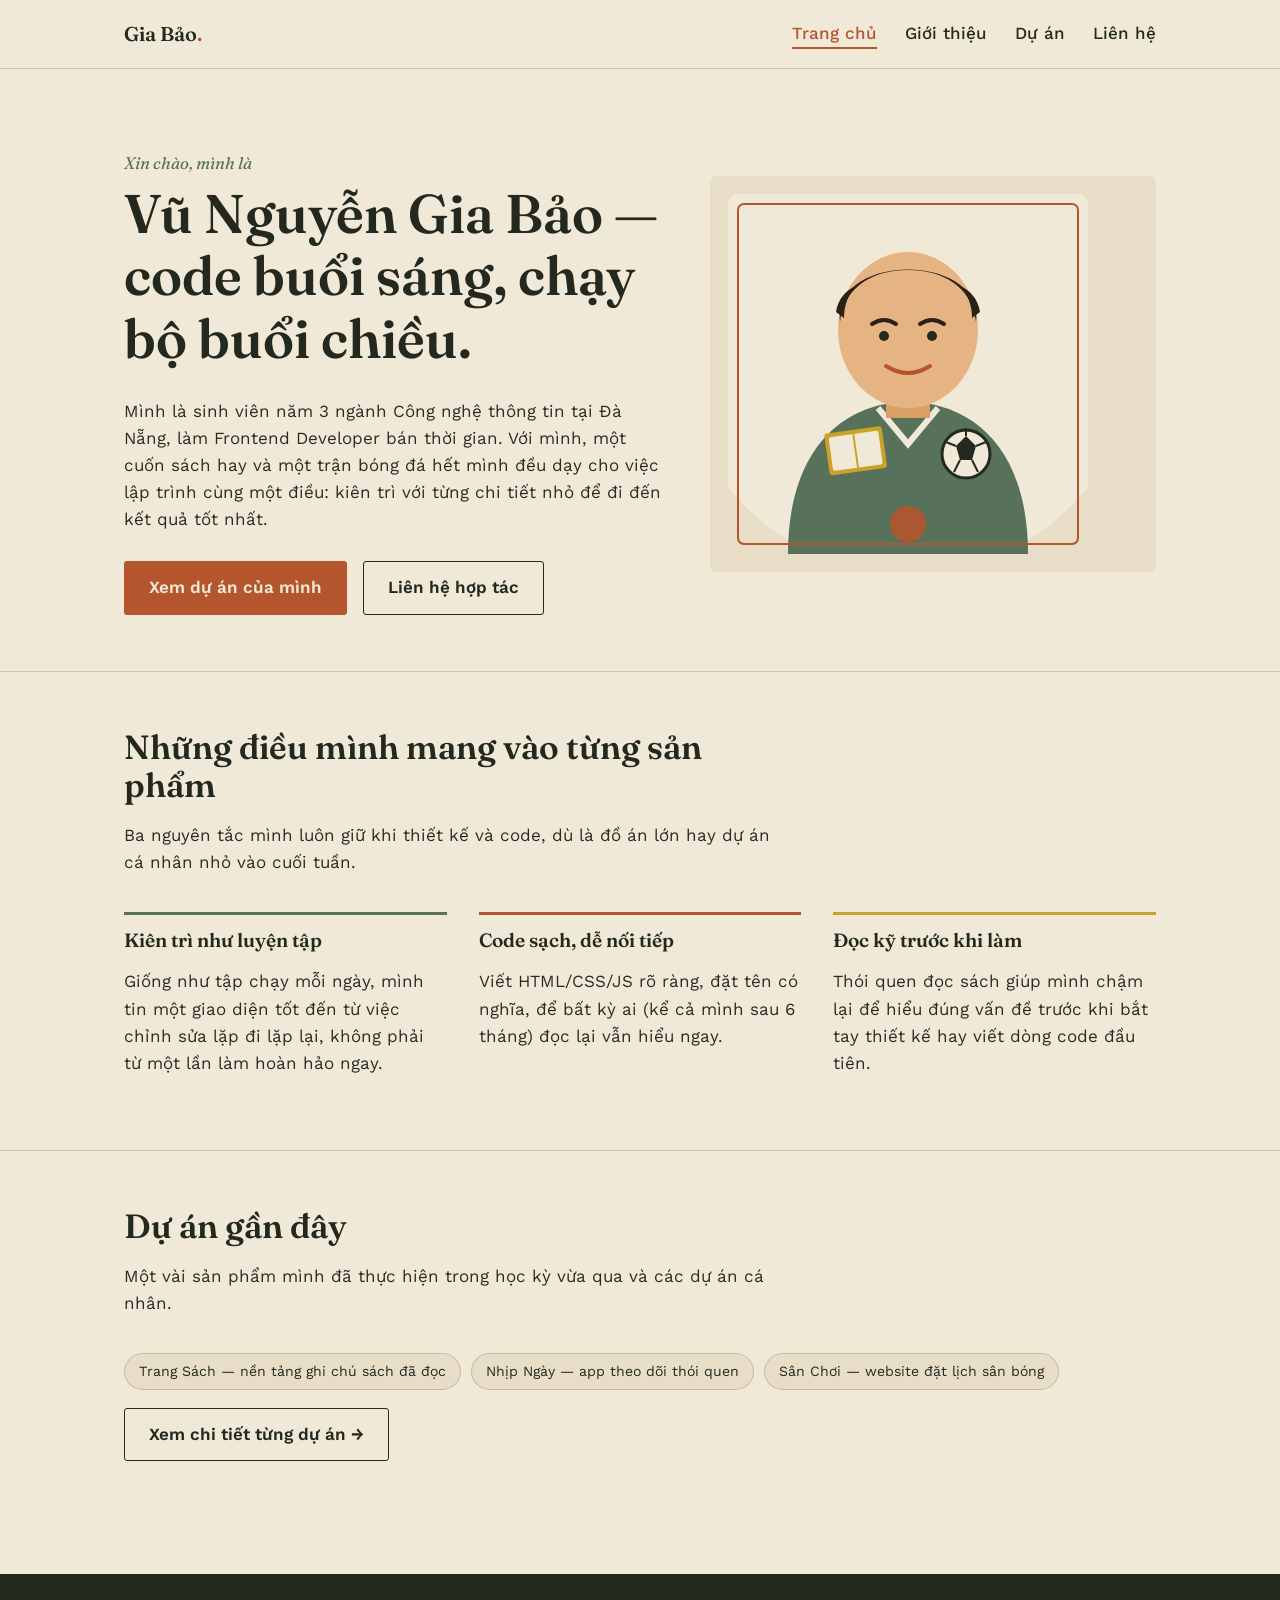
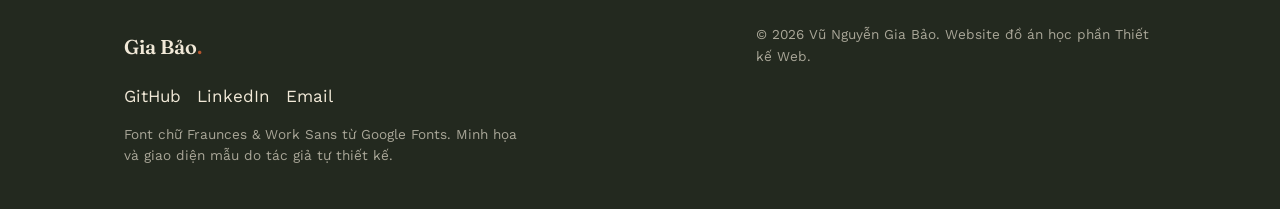
<file: index.html>
<!DOCTYPE html>
<html lang="vi">
<head>
  <meta charset="UTF-8">
  <meta name="viewport" content="width=device-width, initial-scale=1.0">
  <title>Vũ Nguyễn Gia Bảo — Frontend Developer</title>
  <meta name="description" content="Hồ sơ cá nhân của Vũ Nguyễn Gia Bảo, Frontend Developer yêu thích đọc sách và chơi thể thao.">
  <link rel="icon" type="image/svg+xml" href="images/favicon.svg">
  <link rel="preconnect" href="https://fonts.googleapis.com">
  <link href="https://fonts.googleapis.com/css2?family=Fraunces:wght@500;600&family=Work+Sans:wght@400;500;600&display=swap" rel="stylesheet">
  <link rel="stylesheet" href="css/style.css">
</head>
<body>

  <header class="site-header">
    <div class="wrap">
      <a href="index.html" class="brand">Gia Bảo<span>.</span></a>
      <nav class="main-nav" aria-label="Điều hướng chính">
        <ul>
          <li><a href="index.html" aria-current="page">Trang chủ</a></li>
          <li><a href="about.html">Giới thiệu</a></li>
          <li><a href="projects.html">Dự án</a></li>
          <li><a href="contact.html">Liên hệ</a></li>
        </ul>
      </nav>
    </div>
  </header>

  <main>
    <section class="hero">
      <div class="wrap">
        <div>
          <p class="hero-eyebrow">Xin chào, mình là</p>
          <h1>Vũ Nguyễn Gia Bảo — code buổi sáng, chạy bộ buổi chiều.</h1>
          <p>Mình là sinh viên năm 3 ngành Công nghệ thông tin tại Đà Nẵng, làm Frontend Developer bán thời gian. Với mình, một cuốn sách hay và một trận bóng đá hết mình đều dạy cho việc lập trình cùng một điều: kiên trì với từng chi tiết nhỏ để đi đến kết quả tốt nhất.</p>
          <div class="hero-actions">
            <a href="projects.html" class="btn btn-primary">Xem dự án của mình</a>
            <a href="contact.html" class="btn btn-outline">Liên hệ hợp tác</a>
          </div>
        </div>
        <div class="hero-figure">
          <img src="images/avatar.svg" alt="Minh họa chân dung cách điệu của Vũ Nguyễn Gia Bảo, tay cầm sách và bóng" width="360" height="360">
        </div>
      </div>
    </section>

    <hr class="section-divider">

    <section>
      <div class="wrap">
        <div class="section-head">
          <h2>Những điều mình mang vào từng sản phẩm</h2>
          <p>Ba nguyên tắc mình luôn giữ khi thiết kế và code, dù là đồ án lớn hay dự án cá nhân nhỏ vào cuối tuần.</p>
        </div>
        <div class="highlight-grid">
          <article>
            <h3>Kiên trì như luyện tập</h3>
            <p>Giống như tập chạy mỗi ngày, mình tin một giao diện tốt đến từ việc chỉnh sửa lặp đi lặp lại, không phải từ một lần làm hoàn hảo ngay.</p>
          </article>
          <article>
            <h3>Code sạch, dễ nối tiếp</h3>
            <p>Viết HTML/CSS/JS rõ ràng, đặt tên có nghĩa, để bất kỳ ai (kể cả mình sau 6 tháng) đọc lại vẫn hiểu ngay.</p>
          </article>
          <article>
            <h3>Đọc kỹ trước khi làm</h3>
            <p>Thói quen đọc sách giúp mình chậm lại để hiểu đúng vấn đề trước khi bắt tay thiết kế hay viết dòng code đầu tiên.</p>
          </article>
        </div>
      </div>
    </section>

    <hr class="section-divider">

    <section>
      <div class="wrap">
        <div class="section-head">
          <h2>Dự án gần đây</h2>
          <p>Một vài sản phẩm mình đã thực hiện trong học kỳ vừa qua và các dự án cá nhân.</p>
        </div>
        <ul class="tag-row">
          <li>Trang Sách — nền tảng ghi chú sách đã đọc</li>
          <li>Nhịp Ngày — app theo dõi thói quen</li>
          <li>Sân Chơi — website đặt lịch sân bóng</li>
        </ul>
        <p><a href="projects.html" class="btn btn-outline">Xem chi tiết từng dự án →</a></p>
      </div>
    </section>
  </main>

  <footer class="site-footer">
    <div class="wrap">
      <div>
        <p class="brand" style="color:var(--paper)">Gia Bảo<span>.</span></p>
        <ul class="footer-social">
          <li><a href="https://github.com/" target="_blank" rel="noopener">GitHub</a></li>
          <li><a href="https://www.linkedin.com/" target="_blank" rel="noopener">LinkedIn</a></li>
          <li><a href="mailto:giabao.dev@example.com">Email</a></li>
        </ul>
        <p class="footer-note">Font chữ Fraunces &amp; Work Sans từ Google Fonts. Minh họa và giao diện mẫu do tác giả tự thiết kế.</p>
      </div>
      <p class="footer-note">© 2026 Vũ Nguyễn Gia Bảo. Website đồ án học phần Thiết kế Web.</p>
    </div>
  </footer>

</body>
</html>
</file>
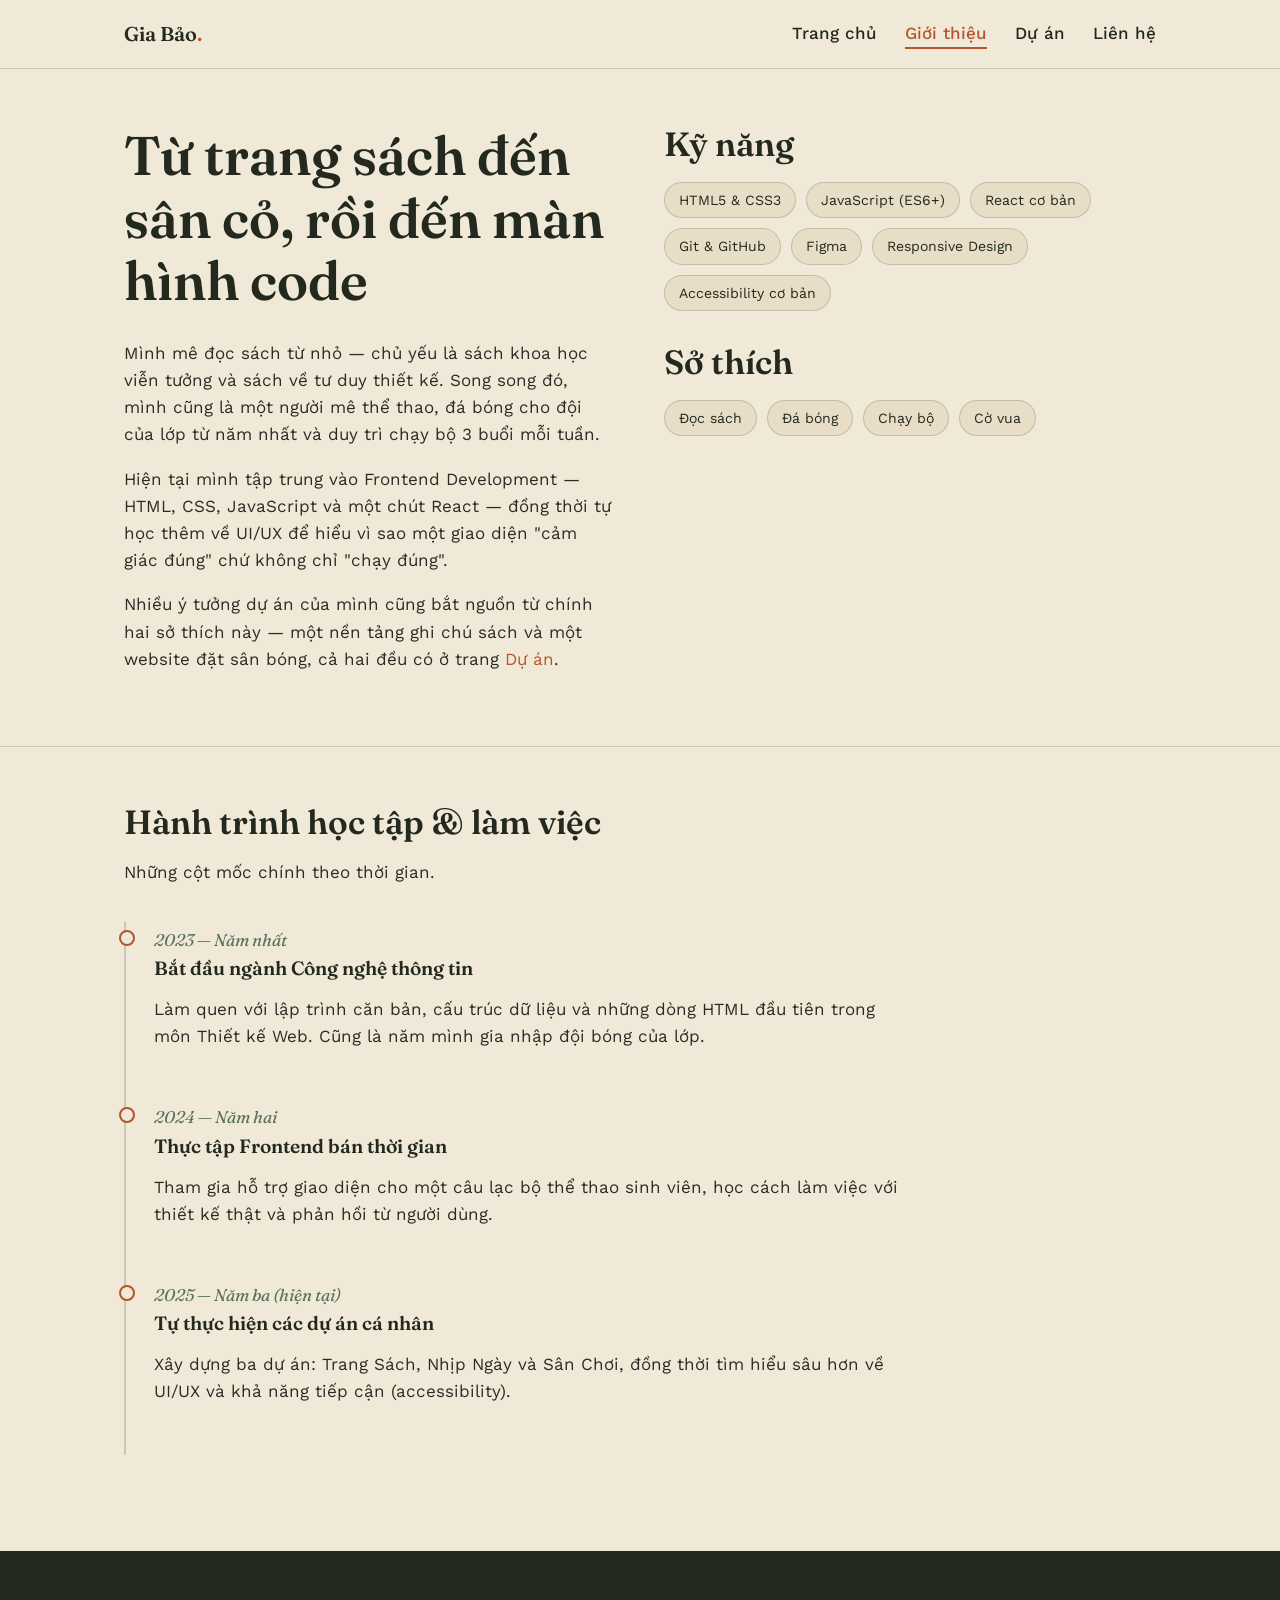
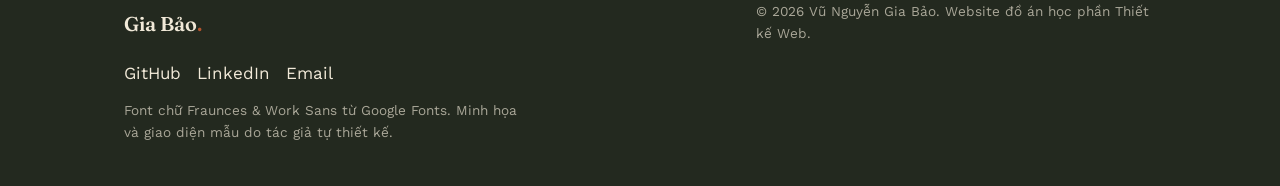
<file: about.html>
<!DOCTYPE html>
<html lang="vi">
<head>
  <meta charset="UTF-8">
  <meta name="viewport" content="width=device-width, initial-scale=1.0">
  <title>Giới thiệu — Vũ Nguyễn Gia Bảo</title>
  <meta name="description" content="Câu chuyện, học vấn, kỹ năng và sở thích của Vũ Nguyễn Gia Bảo.">
  <link rel="icon" type="image/svg+xml" href="images/favicon.svg">
  <link rel="preconnect" href="https://fonts.googleapis.com">
  <link href="https://fonts.googleapis.com/css2?family=Fraunces:wght@500;600&family=Work+Sans:wght@400;500;600&display=swap" rel="stylesheet">
  <link rel="stylesheet" href="css/style.css">
</head>
<body>

  <header class="site-header">
    <div class="wrap">
      <a href="index.html" class="brand">Gia Bảo<span>.</span></a>
      <nav class="main-nav" aria-label="Điều hướng chính">
        <ul>
          <li><a href="index.html">Trang chủ</a></li>
          <li><a href="about.html" aria-current="page">Giới thiệu</a></li>
          <li><a href="projects.html">Dự án</a></li>
          <li><a href="contact.html">Liên hệ</a></li>
        </ul>
      </nav>
    </div>
  </header>

  <main>
    <section>
      <div class="wrap two-col">
        <div>
          <h1>Từ trang sách đến sân cỏ, rồi đến màn hình code</h1>
          <p>Mình mê đọc sách từ nhỏ — chủ yếu là sách khoa học viễn tưởng và sách về tư duy thiết kế. Song song đó, mình cũng là một người mê thể thao, đá bóng cho đội của lớp từ năm nhất và duy trì chạy bộ 3 buổi mỗi tuần.</p>
          <p>Hiện tại mình tập trung vào Frontend Development — HTML, CSS, JavaScript và một chút React — đồng thời tự học thêm về UI/UX để hiểu vì sao một giao diện "cảm giác đúng" chứ không chỉ "chạy đúng".</p>
          <p>Nhiều ý tưởng dự án của mình cũng bắt nguồn từ chính hai sở thích này — một nền tảng ghi chú sách và một website đặt sân bóng, cả hai đều có ở trang <a href="projects.html">Dự án</a>.</p>
        </div>
        <div>
          <h2>Kỹ năng</h2>
          <ul class="tag-row">
            <li>HTML5 &amp; CSS3</li>
            <li>JavaScript (ES6+)</li>
            <li>React cơ bản</li>
            <li>Git &amp; GitHub</li>
            <li>Figma</li>
            <li>Responsive Design</li>
            <li>Accessibility cơ bản</li>
          </ul>
          <h2 style="margin-top:32px;">Sở thích</h2>
          <ul class="tag-row">
            <li>Đọc sách</li>
            <li>Đá bóng</li>
            <li>Chạy bộ</li>
            <li>Cờ vua</li>
          </ul>
        </div>
      </div>
    </section>

    <hr class="section-divider">

    <section>
      <div class="wrap">
        <div class="section-head">
          <h2>Hành trình học tập &amp; làm việc</h2>
          <p>Những cột mốc chính theo thời gian.</p>
        </div>
        <ul class="timeline">
          <li>
            <time>2023 — Năm nhất</time>
            <h3>Bắt đầu ngành Công nghệ thông tin</h3>
            <p>Làm quen với lập trình căn bản, cấu trúc dữ liệu và những dòng HTML đầu tiên trong môn Thiết kế Web. Cũng là năm mình gia nhập đội bóng của lớp.</p>
          </li>
          <li>
            <time>2024 — Năm hai</time>
            <h3>Thực tập Frontend bán thời gian</h3>
            <p>Tham gia hỗ trợ giao diện cho một câu lạc bộ thể thao sinh viên, học cách làm việc với thiết kế thật và phản hồi từ người dùng.</p>
          </li>
          <li>
            <time>2025 — Năm ba (hiện tại)</time>
            <h3>Tự thực hiện các dự án cá nhân</h3>
            <p>Xây dựng ba dự án: Trang Sách, Nhịp Ngày và Sân Chơi, đồng thời tìm hiểu sâu hơn về UI/UX và khả năng tiếp cận (accessibility).</p>
          </li>
        </ul>
      </div>
    </section>
  </main>

  <footer class="site-footer">
    <div class="wrap">
      <div>
        <p class="brand" style="color:var(--paper)">Gia Bảo<span>.</span></p>
        <ul class="footer-social">
          <li><a href="https://github.com/" target="_blank" rel="noopener">GitHub</a></li>
          <li><a href="https://www.linkedin.com/" target="_blank" rel="noopener">LinkedIn</a></li>
          <li><a href="mailto:giabao.dev@example.com">Email</a></li>
        </ul>
        <p class="footer-note">Font chữ Fraunces &amp; Work Sans từ Google Fonts. Minh họa và giao diện mẫu do tác giả tự thiết kế.</p>
      </div>
      <p class="footer-note">© 2026 Vũ Nguyễn Gia Bảo. Website đồ án học phần Thiết kế Web.</p>
    </div>
  </footer>

</body>
</html>
</file>
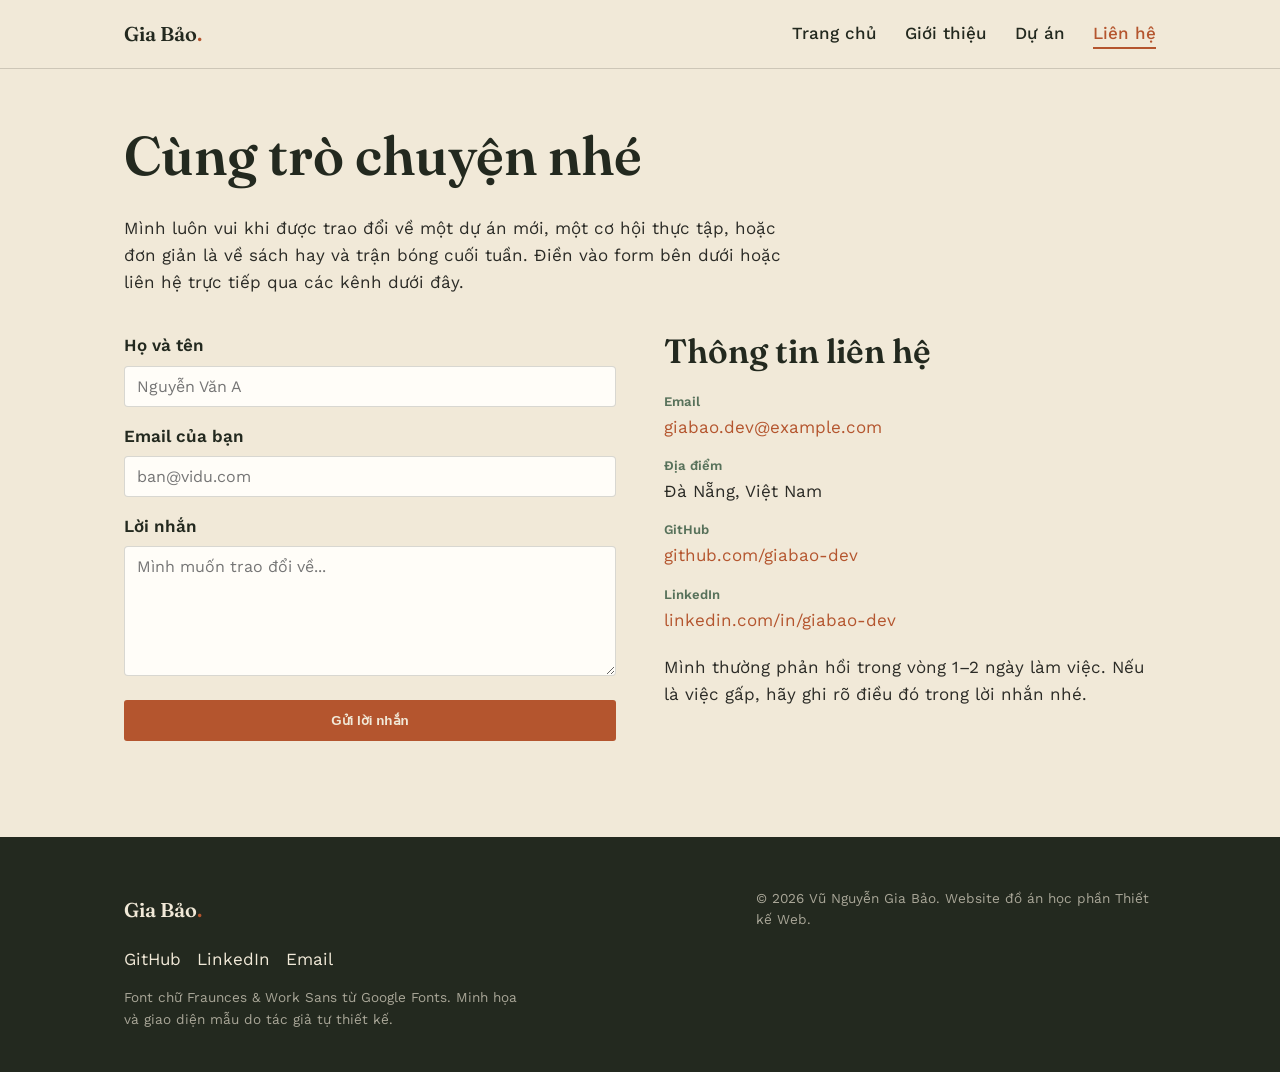
<file: contact.html>
<!DOCTYPE html>
<html lang="vi">
<head>
  <meta charset="UTF-8">
  <meta name="viewport" content="width=device-width, initial-scale=1.0">
  <title>Liên hệ — Vũ Nguyễn Gia Bảo</title>
  <meta name="description" content="Thông tin liên hệ và form gửi lời nhắn cho Vũ Nguyễn Gia Bảo.">
  <link rel="icon" type="image/svg+xml" href="images/favicon.svg">
  <link rel="preconnect" href="https://fonts.googleapis.com">
  <link href="https://fonts.googleapis.com/css2?family=Fraunces:wght@500;600&family=Work+Sans:wght@400;500;600&display=swap" rel="stylesheet">
  <link rel="stylesheet" href="css/style.css">
</head>
<body>

  <header class="site-header">
    <div class="wrap">
      <a href="index.html" class="brand">Gia Bảo<span>.</span></a>
      <nav class="main-nav" aria-label="Điều hướng chính">
        <ul>
          <li><a href="index.html">Trang chủ</a></li>
          <li><a href="about.html">Giới thiệu</a></li>
          <li><a href="projects.html">Dự án</a></li>
          <li><a href="contact.html" aria-current="page">Liên hệ</a></li>
        </ul>
      </nav>
    </div>
  </header>

  <main>
    <section>
      <div class="wrap">
        <div class="section-head">
          <h1>Cùng trò chuyện nhé</h1>
          <p>Mình luôn vui khi được trao đổi về một dự án mới, một cơ hội thực tập, hoặc đơn giản là về sách hay và trận bóng cuối tuần. Điền vào form bên dưới hoặc liên hệ trực tiếp qua các kênh dưới đây.</p>
        </div>

        <div class="contact-grid">
          <form class="contact-form" action="mailto:giabao.dev@example.com" method="post" enctype="text/plain">
            <div>
              <label for="name">Họ và tên</label>
              <input type="text" id="name" name="name" placeholder="Nguyễn Văn A" required>
            </div>
            <div>
              <label for="email">Email của bạn</label>
              <input type="email" id="email" name="email" placeholder="ban@vidu.com" required>
            </div>
            <div>
              <label for="message">Lời nhắn</label>
              <textarea id="message" name="message" placeholder="Mình muốn trao đổi về..." required></textarea>
            </div>
            <button type="submit" class="btn btn-primary">Gửi lời nhắn</button>
          </form>

          <div class="contact-info">
            <h2>Thông tin liên hệ</h2>
            <ul>
              <li>
                <span class="label">Email</span>
                <a href="mailto:giabao.dev@example.com">giabao.dev@example.com</a>
              </li>
              <li>
                <span class="label">Địa điểm</span>
                Đà Nẵng, Việt Nam
              </li>
              <li>
                <span class="label">GitHub</span>
                <a href="https://github.com/" target="_blank" rel="noopener">github.com/giabao-dev</a>
              </li>
              <li>
                <span class="label">LinkedIn</span>
                <a href="https://www.linkedin.com/" target="_blank" rel="noopener">linkedin.com/in/giabao-dev</a>
              </li>
            </ul>
            <p>Mình thường phản hồi trong vòng 1–2 ngày làm việc. Nếu là việc gấp, hãy ghi rõ điều đó trong lời nhắn nhé.</p>
          </div>
        </div>
      </div>
    </section>
  </main>

  <footer class="site-footer">
    <div class="wrap">
      <div>
        <p class="brand" style="color:var(--paper)">Gia Bảo<span>.</span></p>
        <ul class="footer-social">
          <li><a href="https://github.com/" target="_blank" rel="noopener">GitHub</a></li>
          <li><a href="https://www.linkedin.com/" target="_blank" rel="noopener">LinkedIn</a></li>
          <li><a href="mailto:giabao.dev@example.com">Email</a></li>
        </ul>
        <p class="footer-note">Font chữ Fraunces &amp; Work Sans từ Google Fonts. Minh họa và giao diện mẫu do tác giả tự thiết kế.</p>
      </div>
      <p class="footer-note">© 2026 Vũ Nguyễn Gia Bảo. Website đồ án học phần Thiết kế Web.</p>
    </div>
  </footer>

</body>
</html>
</file>
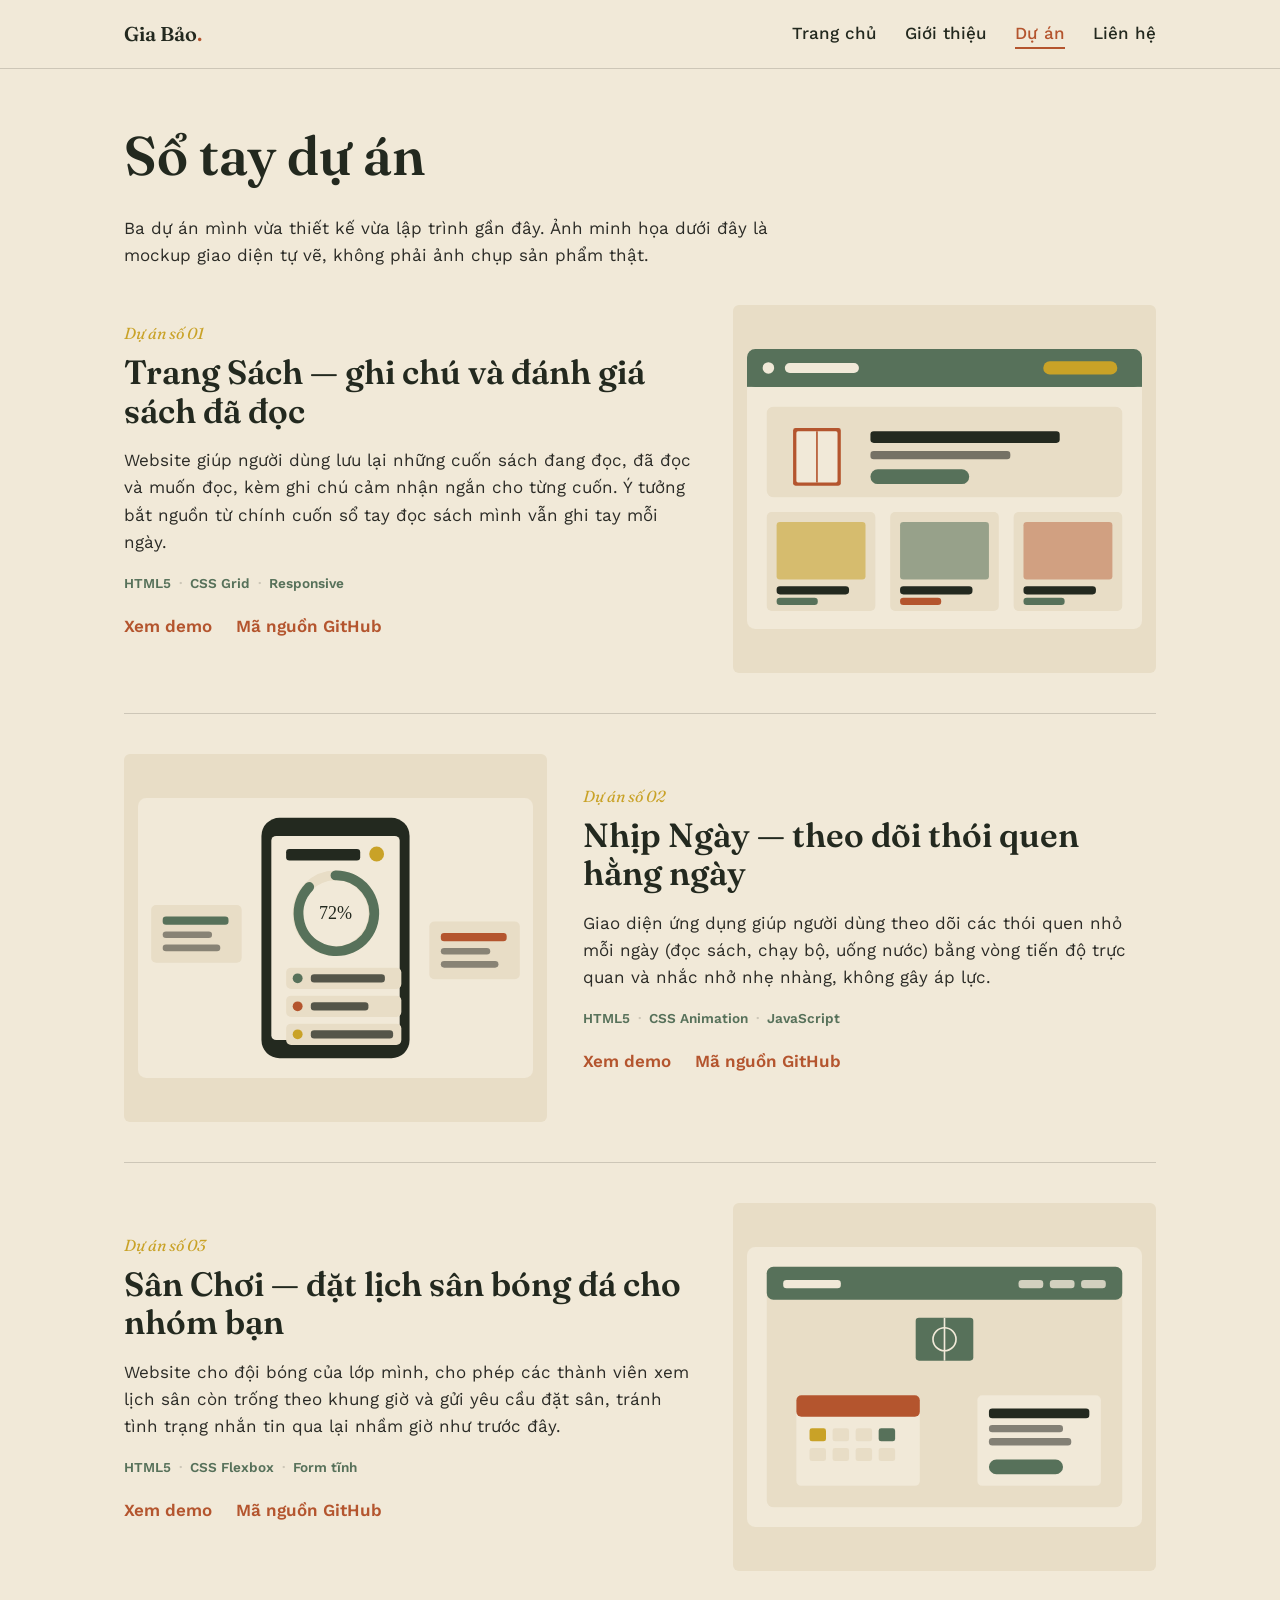
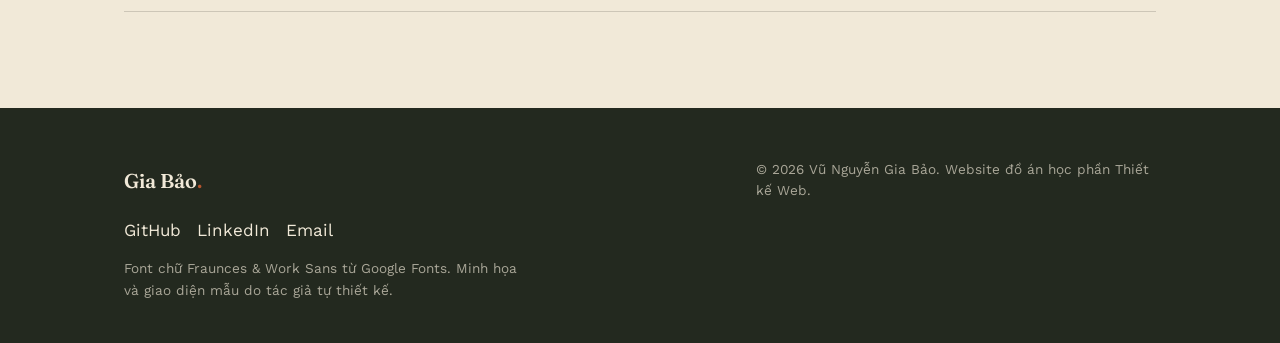
<file: projects.html>
<!DOCTYPE html>
<html lang="vi">
<head>
  <meta charset="UTF-8">
  <meta name="viewport" content="width=device-width, initial-scale=1.0">
  <title>Dự án — Vũ Nguyễn Gia Bảo</title>
  <meta name="description" content="Các dự án frontend tiêu biểu của Vũ Nguyễn Gia Bảo: Trang Sách, Nhịp Ngày, Sân Chơi.">
  <link rel="icon" type="image/svg+xml" href="images/favicon.svg">
  <link rel="preconnect" href="https://fonts.googleapis.com">
  <link href="https://fonts.googleapis.com/css2?family=Fraunces:wght@500;600&family=Work+Sans:wght@400;500;600&display=swap" rel="stylesheet">
  <link rel="stylesheet" href="css/style.css">
</head>
<body>

  <header class="site-header">
    <div class="wrap">
      <a href="index.html" class="brand">Gia Bảo<span>.</span></a>
      <nav class="main-nav" aria-label="Điều hướng chính">
        <ul>
          <li><a href="index.html">Trang chủ</a></li>
          <li><a href="about.html">Giới thiệu</a></li>
          <li><a href="projects.html" aria-current="page">Dự án</a></li>
          <li><a href="contact.html">Liên hệ</a></li>
        </ul>
      </nav>
    </div>
  </header>

  <main>
    <section>
      <div class="wrap">
        <div class="section-head">
          <h1>Sổ tay dự án</h1>
          <p>Ba dự án mình vừa thiết kế vừa lập trình gần đây. Ảnh minh họa dưới đây là mockup giao diện tự vẽ, không phải ảnh chụp sản phẩm thật.</p>
        </div>

        <article class="project-entry">
          <div class="project-figure">
            <img src="images/project-trangsach.svg" alt="Mockup giao diện trang chủ Trang Sách với danh sách sách đang đọc" width="480" height="340">
          </div>
          <div>
            <span class="project-no">Dự án số 01</span>
            <h2>Trang Sách — ghi chú và đánh giá sách đã đọc</h2>
            <p>Website giúp người dùng lưu lại những cuốn sách đang đọc, đã đọc và muốn đọc, kèm ghi chú cảm nhận ngắn cho từng cuốn. Ý tưởng bắt nguồn từ chính cuốn sổ tay đọc sách mình vẫn ghi tay mỗi ngày.</p>
            <ul class="project-meta">
              <li>HTML5</li>
              <li>CSS Grid</li>
              <li>Responsive</li>
            </ul>
            <p class="project-links">
              <a href="#">Xem demo</a>
              <a href="#">Mã nguồn GitHub</a>
            </p>
          </div>
        </article>

        <article class="project-entry">
          <div class="project-figure">
            <img src="images/project-nhipngay.svg" alt="Mockup giao diện ứng dụng di động Nhịp Ngày hiển thị vòng tiến độ và danh sách thói quen" width="480" height="340">
          </div>
          <div>
            <span class="project-no">Dự án số 02</span>
            <h2>Nhịp Ngày — theo dõi thói quen hằng ngày</h2>
            <p>Giao diện ứng dụng giúp người dùng theo dõi các thói quen nhỏ mỗi ngày (đọc sách, chạy bộ, uống nước) bằng vòng tiến độ trực quan và nhắc nhở nhẹ nhàng, không gây áp lực.</p>
            <ul class="project-meta">
              <li>HTML5</li>
              <li>CSS Animation</li>
              <li>JavaScript</li>
            </ul>
            <p class="project-links">
              <a href="#">Xem demo</a>
              <a href="#">Mã nguồn GitHub</a>
            </p>
          </div>
        </article>

        <article class="project-entry">
          <div class="project-figure">
            <img src="images/project-sanchoi.svg" alt="Mockup giao diện website Sân Chơi với lịch đặt sân bóng đá" width="480" height="340">
          </div>
          <div>
            <span class="project-no">Dự án số 03</span>
            <h2>Sân Chơi — đặt lịch sân bóng đá cho nhóm bạn</h2>
            <p>Website cho đội bóng của lớp mình, cho phép các thành viên xem lịch sân còn trống theo khung giờ và gửi yêu cầu đặt sân, tránh tình trạng nhắn tin qua lại nhầm giờ như trước đây.</p>
            <ul class="project-meta">
              <li>HTML5</li>
              <li>CSS Flexbox</li>
              <li>Form tĩnh</li>
            </ul>
            <p class="project-links">
              <a href="#">Xem demo</a>
              <a href="#">Mã nguồn GitHub</a>
            </p>
          </div>
        </article>
      </div>
    </section>
  </main>

  <footer class="site-footer">
    <div class="wrap">
      <div>
        <p class="brand" style="color:var(--paper)">Gia Bảo<span>.</span></p>
        <ul class="footer-social">
          <li><a href="https://github.com/" target="_blank" rel="noopener">GitHub</a></li>
          <li><a href="https://www.linkedin.com/" target="_blank" rel="noopener">LinkedIn</a></li>
          <li><a href="mailto:giabao.dev@example.com">Email</a></li>
        </ul>
        <p class="footer-note">Font chữ Fraunces &amp; Work Sans từ Google Fonts. Minh họa và giao diện mẫu do tác giả tự thiết kế.</p>
      </div>
      <p class="footer-note">© 2026 Vũ Nguyễn Gia Bảo. Website đồ án học phần Thiết kế Web.</p>
    </div>
  </footer>

</body>
</html>
</file>
<file: css/style.css>
/* =========================================================
   Xưởng số của Thảo My — stylesheet dùng chung cho 4 trang
   Font: Fraunces (tiêu đề) & Work Sans (nội dung) từ Google Fonts
   Nguồn font: https://fonts.google.com/specimen/Fraunces
               https://fonts.google.com/specimen/Work+Sans
   ========================================================= */

:root {
  /* -- Bảng màu -- */
  --ink: #23291f;       /* chữ đậm, nền tối */
  --paper: #f1e9d8;     /* nền giấy ấm */
  --paper-soft: #e8ddc6;/* nền phụ, viền */
  --clay: #b4552e;      /* điểm nhấn chính — màu đất nung */
  --moss: #57715a;      /* điểm nhấn phụ — màu lá/chỉ len */
  --thread: #c9a227;    /* điểm nhấn nhỏ — màu chỉ thêu */
  --charcoal: #2b2b26;  /* chữ thường */
  --line: rgba(43, 43, 38, 0.18);

  --serif: "Fraunces", "Georgia", serif;
  --sans: "Work Sans", "Segoe UI", sans-serif;

  --max-width: 1080px;
}

* { box-sizing: border-box; }

html {
  scroll-behavior: smooth;
}

body {
  margin: 0;
  background: var(--paper);
  color: var(--charcoal);
  font-family: var(--sans);
  font-size: 17px;
  line-height: 1.6;
  -webkit-font-smoothing: antialiased;
}

img { max-width: 100%; display: block; }

a {
  color: var(--clay);
  text-decoration: none;
}

:focus-visible {
  outline: 2px solid var(--moss);
  outline-offset: 3px;
}

.wrap {
  max-width: var(--max-width);
  margin: 0 auto;
  padding: 0 24px;
}

h1, h2, h3 {
  font-family: var(--serif);
  color: var(--ink);
  line-height: 1.15;
  margin: 0 0 0.5em;
  font-weight: 600;
}

h1 { font-size: clamp(2.1rem, 5vw, 3.4rem); }
h2 { font-size: clamp(1.5rem, 3.2vw, 2.1rem); }
h3 { font-size: 1.2rem; }

p { max-width: 68ch; }

/* ---------- Header & điều hướng ---------- */
.site-header {
  border-bottom: 1px solid var(--line);
  background: var(--paper);
  position: sticky;
  top: 0;
  z-index: 20;
}

.site-header .wrap {
  display: flex;
  align-items: center;
  justify-content: space-between;
  padding-top: 18px;
  padding-bottom: 18px;
  gap: 16px;
  flex-wrap: wrap;
}

.brand {
  font-family: var(--serif);
  font-size: 1.25rem;
  color: var(--ink);
  font-weight: 600;
}

.brand span { color: var(--clay); }

.main-nav ul {
  list-style: none;
  display: flex;
  gap: 28px;
  margin: 0;
  padding: 0;
}

.main-nav a {
  color: var(--ink);
  font-weight: 500;
  position: relative;
  padding: 4px 0;
}

.main-nav a::after {
  content: "";
  position: absolute;
  left: 0;
  bottom: -2px;
  width: 0;
  height: 2px;
  background: var(--clay);
  transition: width 0.2s ease;
}

.main-nav a:hover::after,
.main-nav a[aria-current="page"]::after {
  width: 100%;
}

.main-nav a[aria-current="page"] {
  color: var(--clay);
}

/* ---------- Hero (trang chủ) ---------- */
.hero {
  padding: 64px 0 56px;
}

.hero .wrap {
  display: grid;
  grid-template-columns: 1.1fr 0.9fr;
  gap: 40px;
  align-items: center;
}

.hero-eyebrow {
  font-family: var(--serif);
  font-style: italic;
  color: var(--moss);
  margin-bottom: 6px;
  font-size: 1.05rem;
}

.hero-actions {
  display: flex;
  gap: 16px;
  margin-top: 28px;
  flex-wrap: wrap;
}

.btn {
  display: inline-block;
  padding: 12px 24px;
  border-radius: 3px;
  font-weight: 600;
  border: 1px solid transparent;
}

.btn-primary {
  background: var(--clay);
  color: var(--paper);
}

.btn-primary:hover { background: #99451f; }

.btn-outline {
  border-color: var(--ink);
  color: var(--ink);
}

.btn-outline:hover {
  border-color: var(--clay);
  color: var(--clay);
}

.hero-figure {
  background: var(--paper-soft);
  border-radius: 6px;
  padding: 18px;
}

/* ---------- Khối nội dung chung ---------- */
section { padding: 56px 0; }

.section-divider {
  border: none;
  border-top: 1px solid var(--line);
  margin: 0;
}

.section-head {
  max-width: 60ch;
  margin-bottom: 36px;
}

.tag-row {
  display: flex;
  flex-wrap: wrap;
  gap: 10px;
  margin: 18px 0;
  padding: 0;
  list-style: none;
}

.tag-row li {
  border: 1px solid var(--line);
  padding: 6px 14px;
  border-radius: 20px;
  font-size: 0.88rem;
  color: var(--ink);
  background: var(--paper-soft);
}

/* ---------- Lưới kỹ năng / điểm nổi bật ---------- */
.highlight-grid {
  display: grid;
  grid-template-columns: repeat(3, 1fr);
  gap: 32px;
}

.highlight-grid article {
  border-top: 3px solid var(--moss);
  padding-top: 14px;
}

.highlight-grid article:nth-child(2) { border-top-color: var(--clay); }
.highlight-grid article:nth-child(3) { border-top-color: var(--thread); }

/* ---------- Dòng thời gian (about) ---------- */
.timeline {
  list-style: none;
  margin: 0;
  padding: 0;
  border-left: 2px solid var(--line);
}

.timeline li {
  position: relative;
  padding: 4px 0 32px 28px;
}

.timeline li::before {
  content: "";
  position: absolute;
  left: -7px;
  top: 8px;
  width: 12px;
  height: 12px;
  border-radius: 50%;
  background: var(--paper);
  border: 2px solid var(--clay);
}

.timeline time {
  display: block;
  font-family: var(--serif);
  font-style: italic;
  color: var(--moss);
  margin-bottom: 4px;
}

/* ---------- Danh mục dự án (kiểu sổ tay xưởng) ---------- */
.project-entry {
  display: grid;
  grid-template-columns: 0.85fr 1.15fr;
  gap: 36px;
  padding: 40px 0;
  align-items: center;
  border-bottom: 1px solid var(--line);
}

.project-entry:first-of-type { padding-top: 0; }

.project-entry:nth-child(even) { direction: rtl; }
.project-entry:nth-child(even) > * { direction: ltr; }

.project-no {
  font-family: var(--serif);
  color: var(--thread);
  font-style: italic;
  font-size: 1rem;
  display: block;
  margin-bottom: 6px;
}

.project-figure {
  background: var(--paper-soft);
  border-radius: 6px;
  padding: 14px;
}

.project-meta {
  display: flex;
  flex-wrap: wrap;
  gap: 8px;
  margin: 14px 0 18px;
  padding: 0;
  list-style: none;
  font-size: 0.85rem;
  color: var(--moss);
  font-weight: 600;
}

.project-meta li::after { content: "·"; margin-left: 8px; color: var(--line); }
.project-meta li:last-child::after { content: none; }

.project-links a {
  font-weight: 600;
  margin-right: 18px;
}

/* ---------- Liên hệ ---------- */
.contact-grid {
  display: grid;
  grid-template-columns: 1fr 1fr;
  gap: 48px;
}

.contact-form {
  display: grid;
  gap: 16px;
}

.contact-form label {
  display: block;
  font-weight: 600;
  margin-bottom: 6px;
  color: var(--ink);
}

.contact-form input,
.contact-form textarea {
  width: 100%;
  font-family: var(--sans);
  font-size: 1rem;
  padding: 10px 12px;
  border: 1px solid var(--line);
  border-radius: 4px;
  background: #fffdf8;
  color: var(--charcoal);
}

.contact-form textarea { resize: vertical; min-height: 130px; }

.contact-info ul {
  list-style: none;
  padding: 0;
  margin: 20px 0;
}

.contact-info li { margin-bottom: 14px; }

.contact-info .label {
  display: block;
  font-size: 0.82rem;
  text-transform: none;
  color: var(--moss);
  font-weight: 600;
  margin-bottom: 2px;
}

/* ---------- Chân trang ---------- */
.site-footer {
  border-top: 1px solid var(--line);
  background: var(--ink);
  color: var(--paper-soft);
  padding: 36px 0 28px;
  margin-top: 40px;
}

.site-footer .wrap {
  display: flex;
  justify-content: space-between;
  flex-wrap: wrap;
  gap: 18px;
  align-items: flex-start;
}

.site-footer a { color: var(--paper); }
.site-footer a:hover { color: var(--thread); }

.footer-note {
  font-size: 0.85rem;
  color: rgba(241, 233, 216, 0.65);
  max-width: 50ch;
}

.footer-social {
  display: flex;
  gap: 16px;
  list-style: none;
  padding: 0;
  margin: 0 0 10px;
}

/* ---------- Trang giới thiệu doanh thu / layout 2 cột ---------- */
.two-col {
  display: grid;
  grid-template-columns: 1fr 1fr;
  gap: 48px;
  align-items: start;
}

/* ---------- Responsive: điện thoại & máy tính bảng ---------- */
@media (max-width: 860px) {
  .hero .wrap,
  .two-col,
  .contact-grid {
    grid-template-columns: 1fr;
  }

  .hero-figure { order: -1; max-width: 280px; margin: 0 auto; }

  .highlight-grid { grid-template-columns: 1fr; gap: 28px; }

  .project-entry,
  .project-entry:nth-child(even) {
    grid-template-columns: 1fr;
    direction: ltr;
  }

  .project-figure { max-width: 320px; margin: 0 auto; }
}

@media (max-width: 600px) {
  .site-header .wrap { flex-direction: column; align-items: flex-start; gap: 10px; }
  .main-nav ul { gap: 18px; flex-wrap: wrap; }
  section { padding: 40px 0; }
  .site-footer .wrap { flex-direction: column; }
}
</file>
